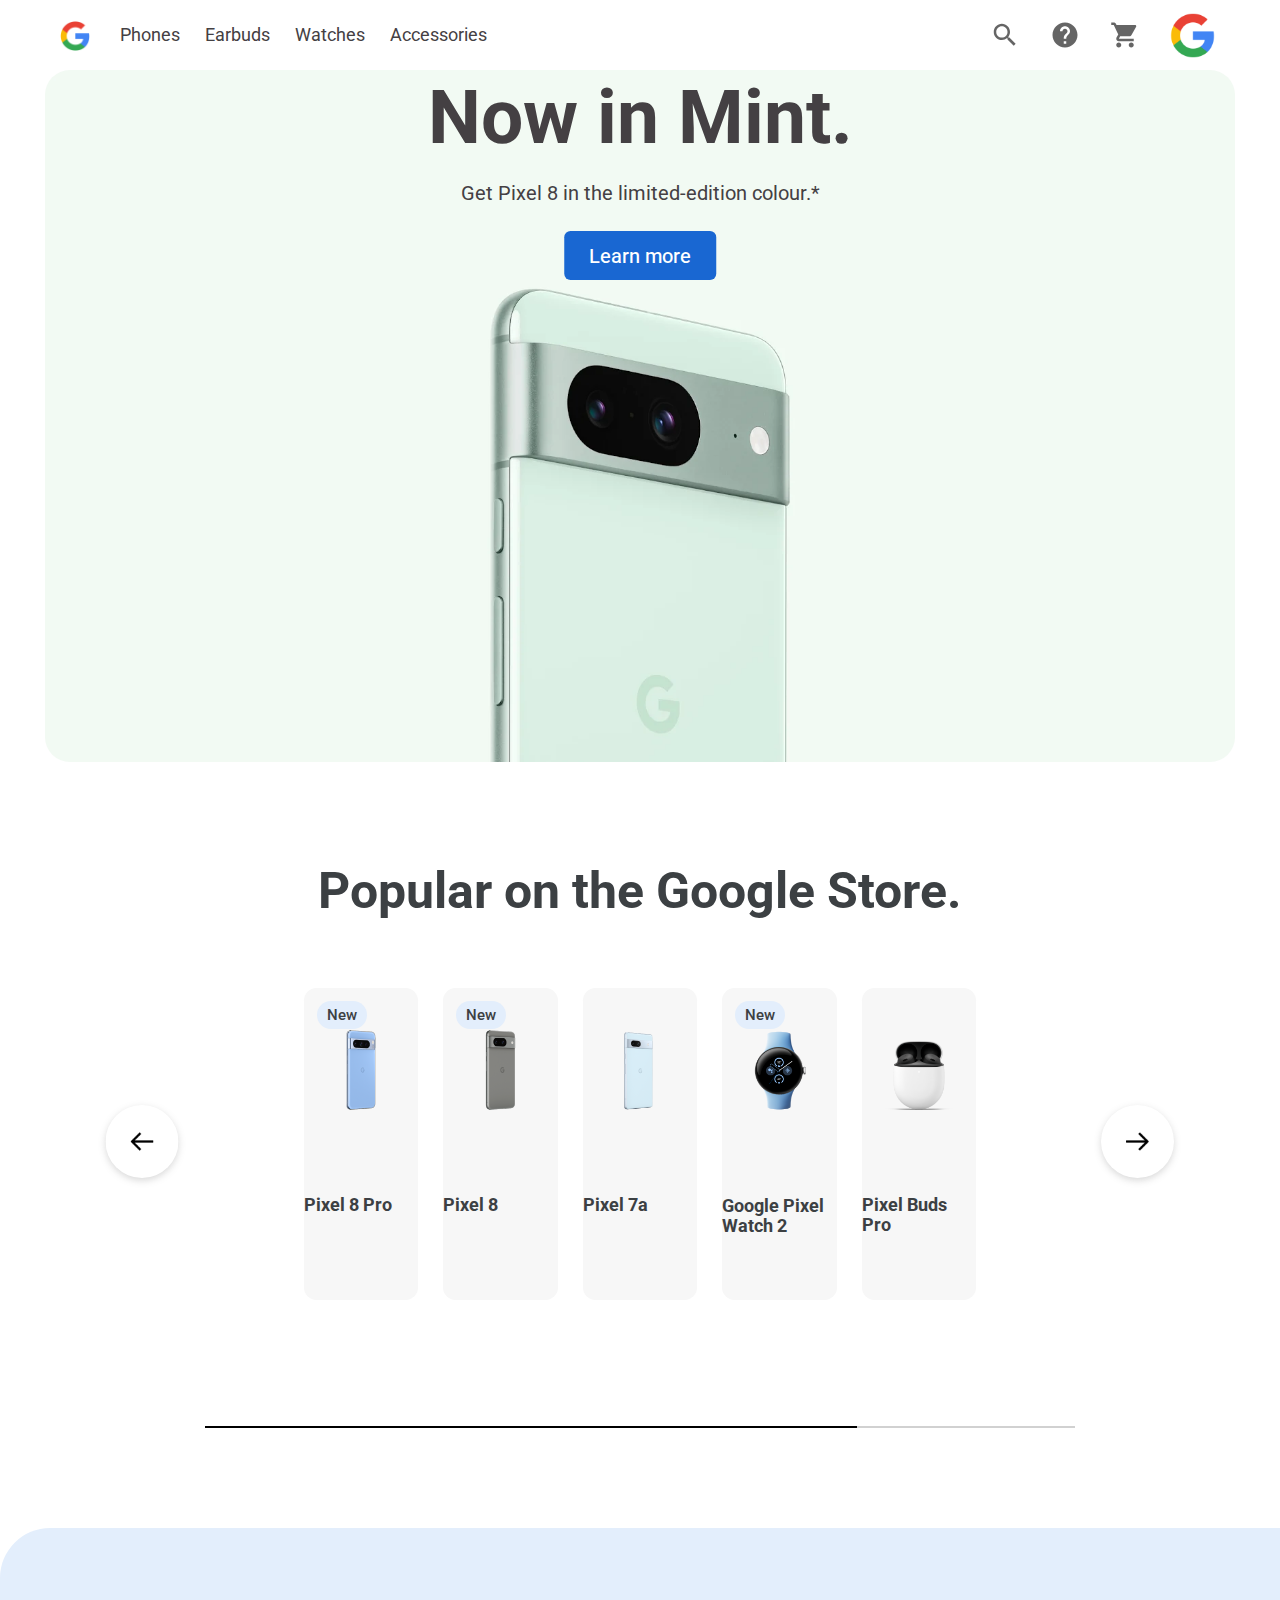
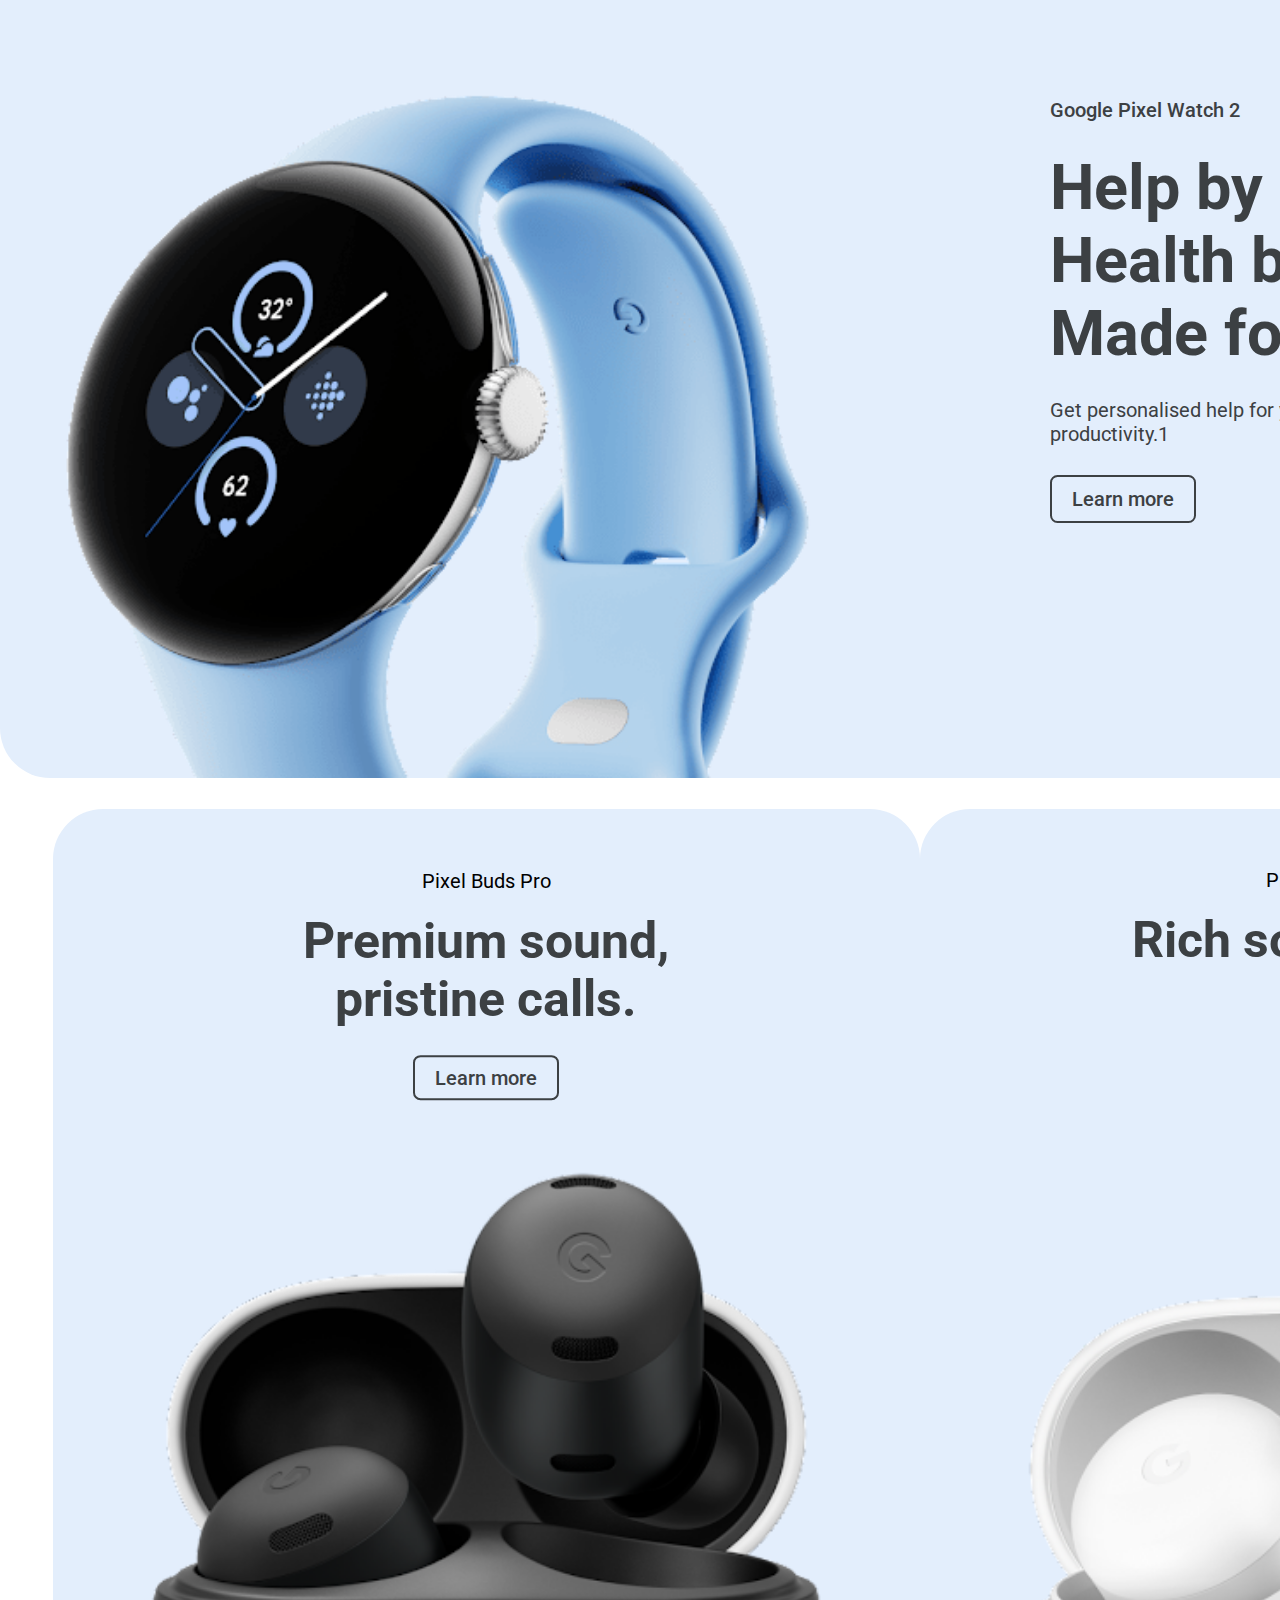
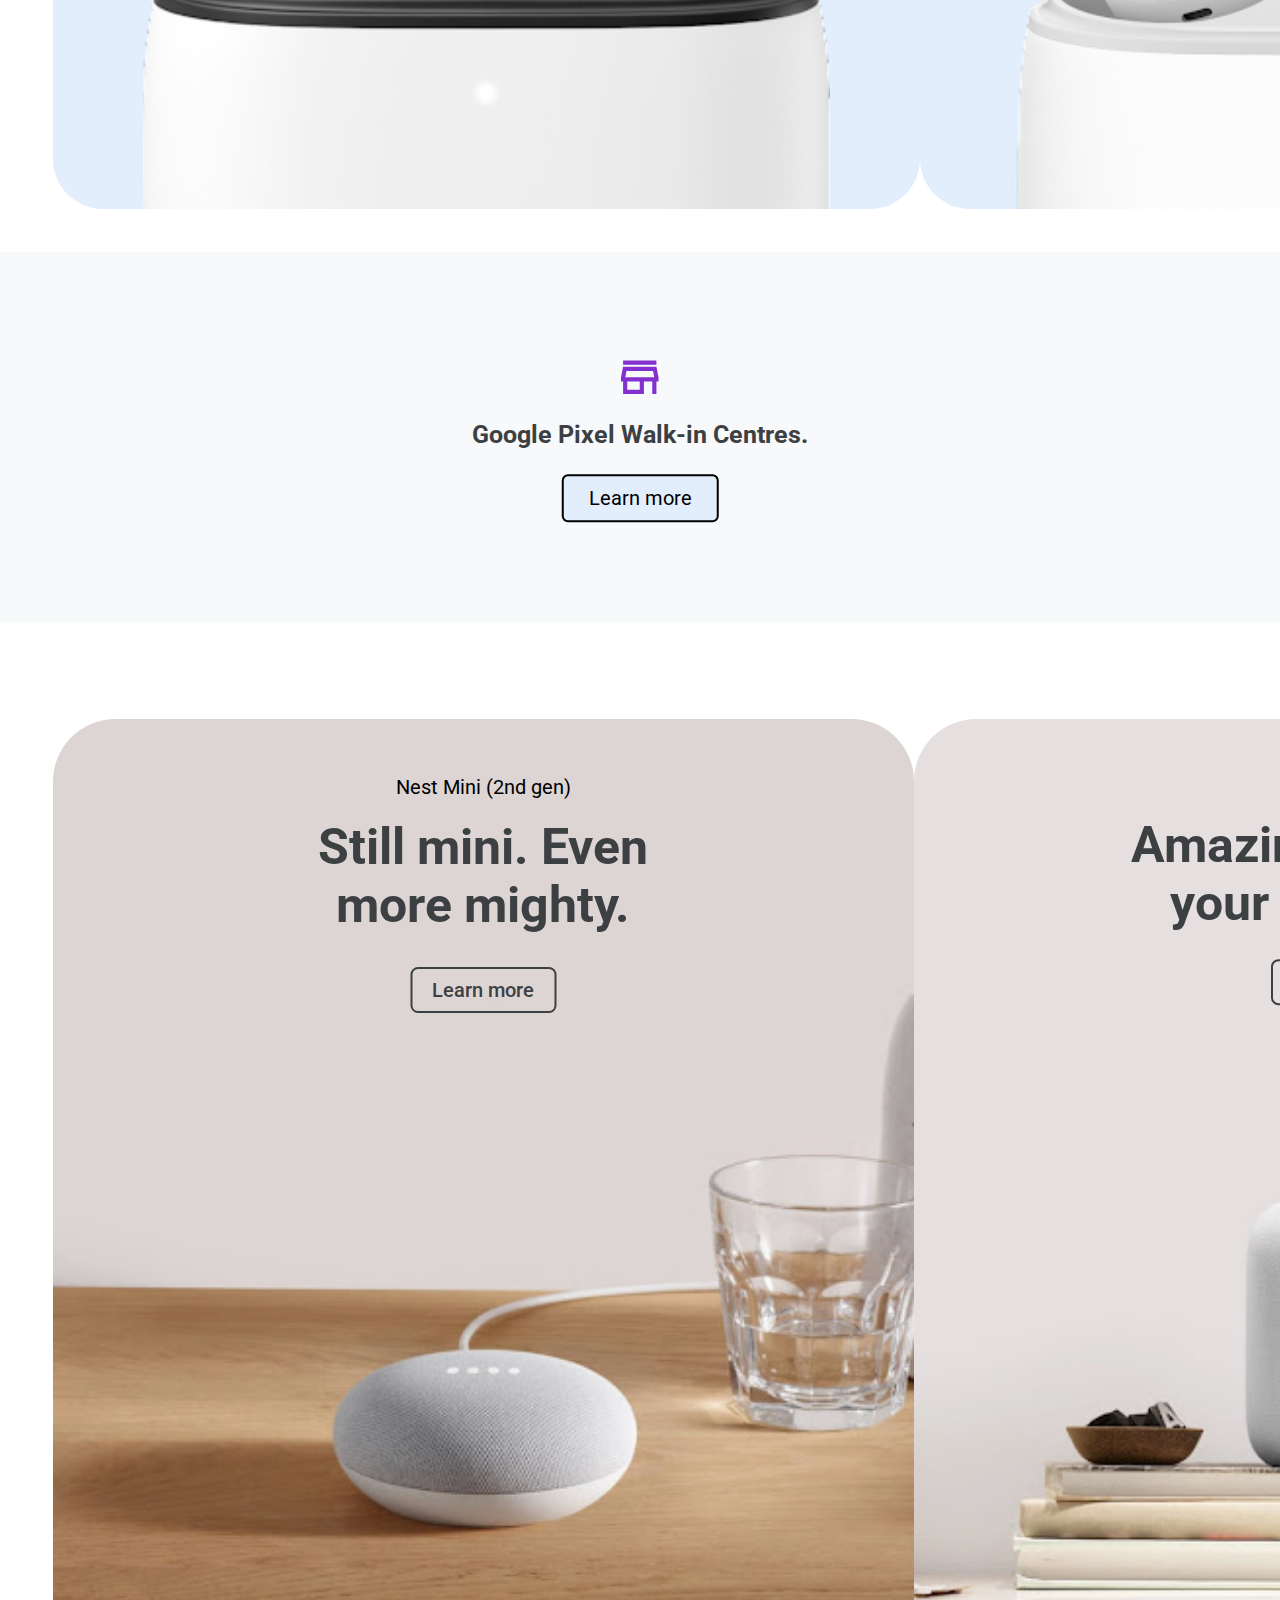
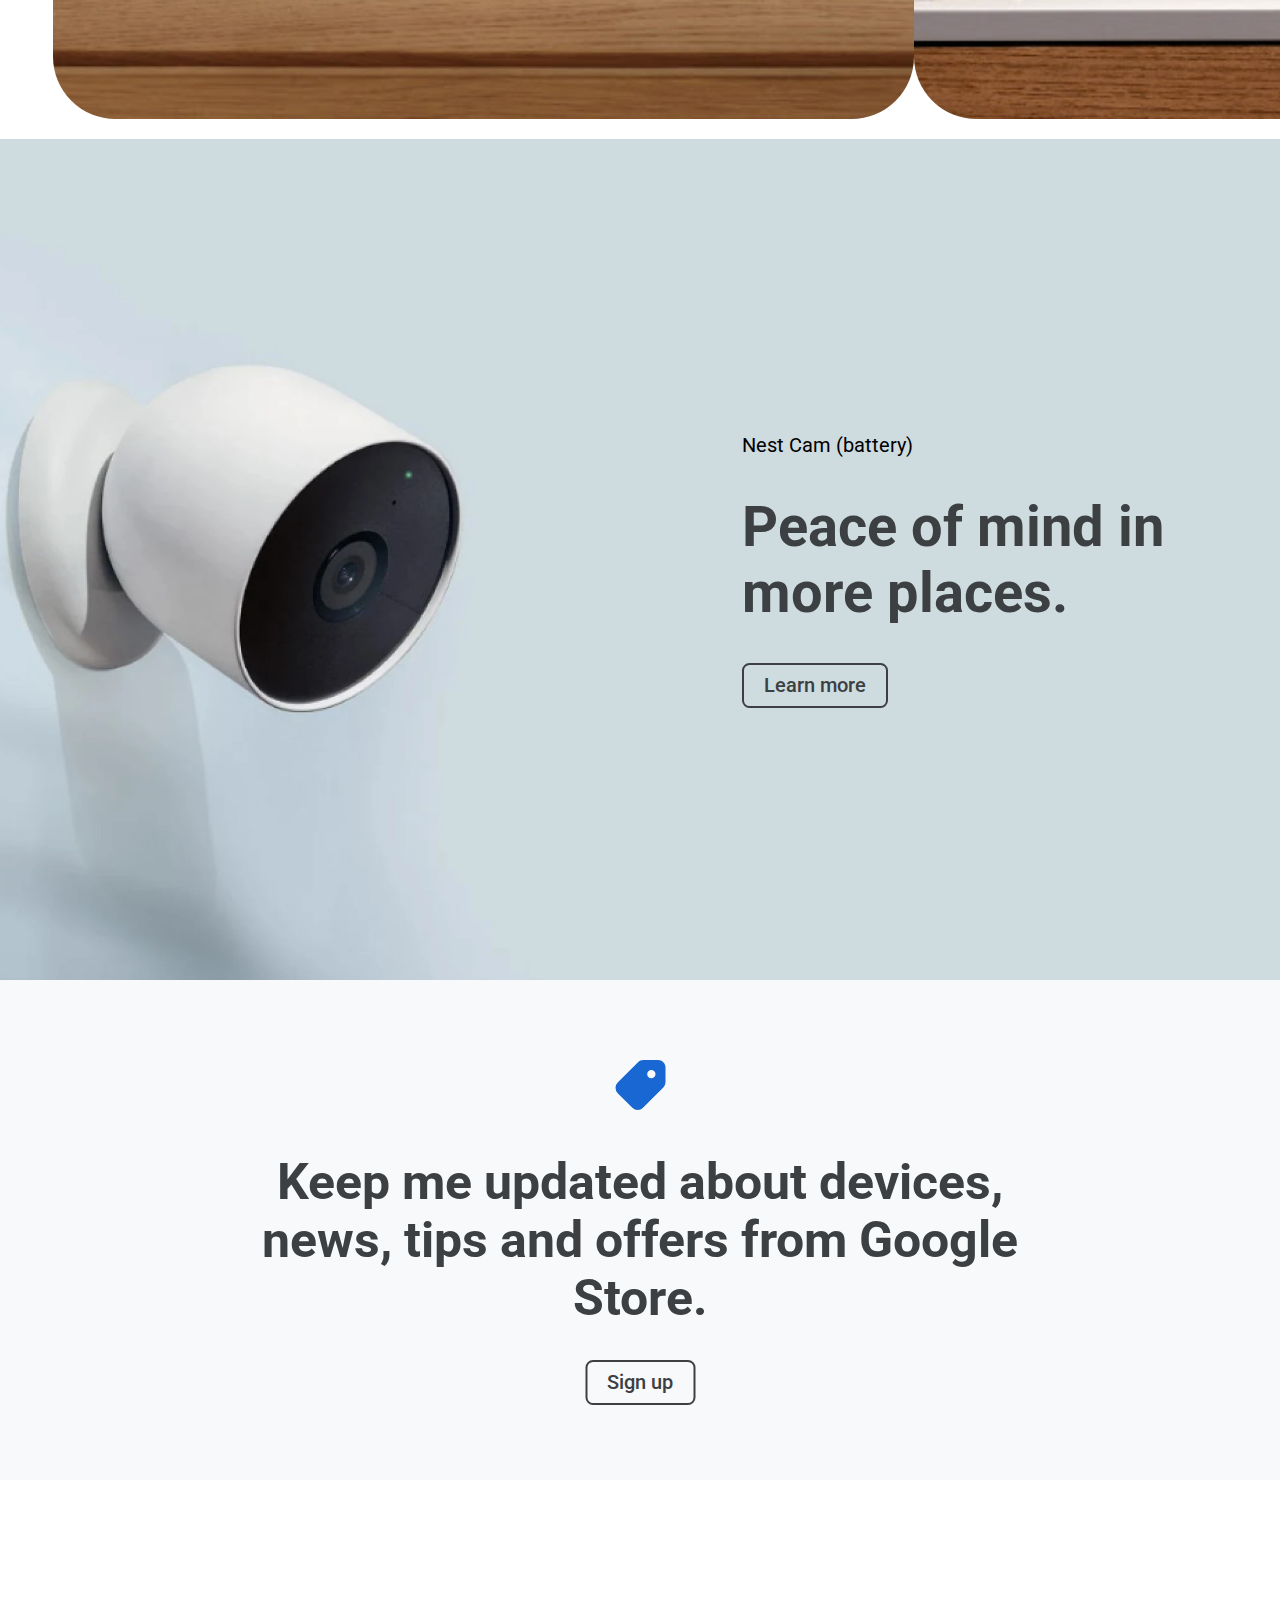
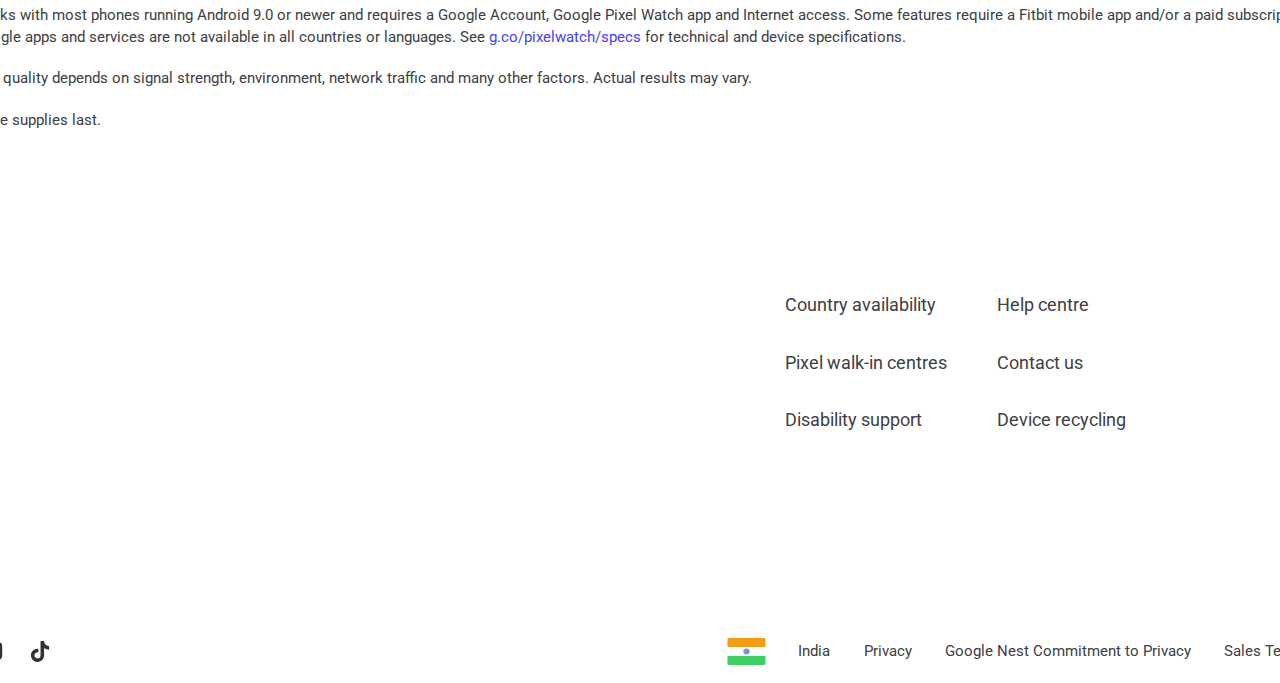
<file: index.html>
<!DOCTYPE html>
<html>
    <head>
        <title>Google Store for Google Made Devices and Accessories</title>
        <link rel="icon" href="./assets/favicon.ico" type="image/x-icon">
        <link rel="preconnect" href="https://fonts.googleapis.com">
        <link rel="preconnect" href="https://fonts.gstatic.com" crossorigin>
        <link href="https://fonts.googleapis.com/css2?family=Roboto:ital,wght@0,100;0,300;0,400;0,500;0,700;0,900;1,100;1,300;1,400;1,500;1,700;1,900&display=swap" rel="stylesheet">
        <link rel="stylesheet" href="./styles/navbar.css">
        <link rel="stylesheet" href="./styles/index.css">
        <link rel="stylesheet" href="styles/slide.css">
    </head>
    <body>
        <!--Nav Section Start-->
        <nav class="navbar">
            <!--Left Section Start-->
            <div class="left-section"> 
                <div class="google-logo"><img src="./assets/logo.png" alt=""></div>
                <div class="left-menu">
                    <p>Phones</p>
                    <p>Earbuds</p>
                    <p>Watches</p>
                    <p>Accessories</p>
                </div>
            </div>
            <!--Left Section End-->
            <div class="right-section">
                <img src="./assets/asset 25.svg" alt="1">
                <img src="./assets/asset 26.svg" alt="2">
                <img src="./assets/asset 27.svg" alt="3">
                <div class="profile-pic"><img style="opacity: 1;width:36px;height: 36px;" src="./assets/logo.png" alt="4"></div>
            </div>
        </nav>
        <!--Nav Section End-->
        <!--Poster1 Pixel 8-->
        <div class="pixel8-poster">
            <img src="./assets/asset 1.webp" alt="">
            <div class="pixel8-text">
                <p class="p8-text1">
                    Now in Mint.
                </p>
                <p class="p8-text2">
                    Get Pixel 8 in the limited-edition colour.*
                </p>
                <button class="p8-learnmore">
                    <p>Learn more</p>
                </button>
            </div>
        </div>
        <!--Spacer-->
        <div class ="spacer"> </div>
        <!--Spacer-->
  
        <!--Slide Pixel Store-->
            <div class="slide-text"><p>Popular on the Google Store.</p></div>
            <div class="swiper-wrapper">
                <!-- Slides -->
                <div class="nav-prev"><img src="./assets/right-arrow.png" alt=""></div>
                <div class="swiper-slide"><div class="new-label">New</div><img src="./assets/asset 3.png" alt="Image 1"><p>Pixel 8 Pro</p> </div>
                <div class="swiper-slide"><div class="new-label">New</div><img src="./assets/asset 4.png" alt="Image 2"><p>Pixel 8</p></div>
                <div class="swiper-slide"><img src="./assets/asset 5.png" alt="Image 3"><p>Pixel 7a</p></div>
                <div class="swiper-slide"><div class="new-label">New</div><img src="./assets/asset 6.png" alt="Image 4"><P>Google Pixel Watch 2</P></div>
                <div class="swiper-slide"><img src="./assets/asset 7.png" alt="Image 5"><p>Pixel Buds Pro</p></div>
                <div class="nav-next"><img src="./assets/right-arrow.png" alt=""></div>
            <!--<div class="swiper-slide"><img src="./assets/asset 8.png" alt="Image 6"></div>
                <div class="swiper-slide"><img src="./assets/asset 9.png" alt="Image 7"></div>-->
            </div>
        <!--Slide Pixel Store-->

        <!--Spacer-->
        <div class ="spacer"> </div>
        <!--Spacer-->
        <div class="scrollbar"></div>
        <!--Spacer-->
        <div class ="spacer"> </div>
        <!--Spacer-->

        <div class="pixel-watch">
            <div class="watch-image"><img src="./assets/asset 10.png" alt=""></div>
            <div class="watch-text">
                <p class="watch-text1">Google Pixel Watch 2</p>
                <p class="watch-text2">Help by Google. Health by Fitbit. Made for you.</p>
                <p class="watch-text3">Get personalised help for your health, safety and productivity.1</p>
                <div class="watch-learnmore"><p>Learn more</p></div>
            </div>
        </div>

        <!--Buds section-->
        <div class="buds-section">
          <div class="buds-section1">
            <img src="./assets/buds1.png" alt="">
            <div class="bud1-text">
                <p class="bud1-text1">Pixel Buds Pro</p>
                <p class="bud1-text2">Premium sound, pristine calls.</p>
                <div class="bud1-learnmore"><p>Learn more</p></div>
            </div>
          </div>
          <div class="buds-section2">
            <img src="./assets/buds2.png" alt="">
             <div class="bud2-text">
                <div class="bud2-text">
                    <p class="bud2-text1">Pixel Buds A-series.</p>
                    <p class="bud2-text2">Rich sound, always.</p>
                    <div class="bud1-learnmore"><p>Learn more</p></div>
                </div>
             </div>
          </div>
        </div>

        <div class ="spacer"> </div>
        
        <div class="pixel-walkincentre">
            <div class="walkin-flex">
                <div class="walkin-part1"><img src="./assets/store.svg" alt=""></div>
                <div class="walkin-part2"><p>Google Pixel Walk-in Centres.</p></div>
                <div class="walkin-part3">Learn more</div>
            </div>
        </div>
                <!--Buds section-->
        <div class="speaker-section">
            <div class="speaker-section1">
                <img src="./assets/speaker1.jpg" style="border-radius: 50px;">
                <div class="speaker1-text">
                    <p class="speaker1-text1">Nest Mini (2nd gen)</p>
                    <p class="speaker1-text2">Still mini. Even more mighty.</p>
                    <div class="speaker1-learnmore"><p>Learn more</p></div>
                </div>
            </div>
            <div class="speakers-section2">
                <img src="./assets/speaker2.jpg" style="border-radius: 50px;">
                <div class="speaker2-text">
                    <div class="speaker2-text">
                        <p class="speaker2-text1">Nest Audio</p>
                        <p class="speaker2-text2">Amazing sound. At your command.</p>
                        <div class="speaker2-learnmore"><p>Learn more</p></div>
                    </div>
                </div>
            </div>
            </div>

            <div class="camera-section">
                <div class="camera-image"><img src="./assets/camera.webp" alt=""></div>
                <div class="camera-text">
                    <div class="camera-text1">Nest Cam (battery)</div>
                    <div class="camera-text2">Peace of mind in more places.</div>
                    <div class="camera-text3"><p>Learn more</p></div>
                </div>
            </div>

        <div class ="spacer"> </div>

        <div class="signup-info">
            <div class="signup-container">
                <div class="signup-text1"><img src="./assets/tag.svg" alt=""></div>
                <div class="signup-text2">Keep me updated about devices, news, tips and offers from Google Store.</div>
                <div class="signup-text3">Sign up</div>
            </div>
        </div>


        <div class="final-textbox">
            <div class="final-text1">
                <p class="text1-part1">1</p>
                <p class="text1-part2">Works with most phones running Android 9.0 or newer and requires a Google Account, Google Pixel Watch app and Internet access. Some features require a Fitbit mobile app and/or a paid subscription. Google apps and services are not available in all countries or languages. See <span style="color:rgb(67, 67, 252);">g.co/pixelwatch/specs</span> for technical and device specifications.</p>
            </div>
            <div class="final-text2">
                <p class="text2-part1">2</p>
                <p class="text2-part2">
                    Call quality depends on signal strength, environment, network traffic and many other factors. Actual results may vary.</div></p>
            <div class="final-text3">
                <p class="text3-part1">*</p>
                <p class="text3-part2">While supplies last.</p>
            </div>
        </div>

        <div class="spacer"></div>

       <div class="final-menu">
         <div class="menu-section">
            <div class="menu-section1">
                <p>Country availability</p>
                <p>Pixel walk-in centres</p>
                <p>Disability support</p>
            </div>
            <div class="menu-section2">
                <p>Help centre</p>
                <p>Contact us</p>
                <p>Device recycling</p>
            </div>
         </div>
       </div>

       <div class="spacer"></div>

       <div class="footer">
        <div class="left-footer">
            <img src="./assets/asset 29.svg" alt="">
            <img src="./assets/asset 30.svg" alt="">
            <img src="./assets/asset 31.svg" alt="">
            <img src="./assets/asset 32.svg" alt="">
            <img src="./assets/asset 33.svg" alt="">
        </div>
        <div class="right-footer">
            <img src="./assets/india.png" alt="">
            <p>India</p>
            <p>Privacy</p>
            <p>Google Nest Commitment to Privacy</p>
            <p>Sales Terms</p>
            <p>Terms of service</p>
        </div>
       </div>
    </body>
</html>
</file>
<file: styles/navbar.css>
.navbar{
    display: flex;
    flex-direction: row;
    justify-content: space-between;
    align-items: center;
    position: fixed;
    background-color: white;
    top: 0px;
    width:100%;
    height: 56px;
    z-index: 99;

}
.left-section{
   margin: 0px;
   display: flex;
   width: 339px;
   height: 27px;
   margin-left: 59px ; 
   align-items: center;
   justify-content: center;
}

.google-logo img{
    height: 24px;
    width: 24px;
    margin-top: 5px;
}

.left-menu{
    width: 315px;
    height: 20px;
    display: flex;
    align-items: center;
    margin-left: 24px;
}

.left-menu p{
    font-size: 14px;
    color: rgb(68, 64, 67);
    margin-right: 20px;

}

.right-section{
    display: flex;
    justify-content: center;
    align-items: center;
    width: 200px;
    margin-right: 30px;
}

.right-section img{
    height: 24px;
    width: 24px;
    opacity: 0.6;
    margin-right: 24px;
}

.profile-pic{
    opacity: 1;
    margin-top: 5px;
}
</file>
<file: styles/index.css>
body{
    margin: 0;
    font-family: Roboto;
    background-color: white;
    margin-top: 56px;
    zoom:125%;
}
p{
    font-family: Roboto;
    margin: 0;
}

.pixel8-poster{
    display: flex;
    text-align: center; 
    position: relative;   
    margin-left: 3.5%;
    margin-right: 3.5%;
}
.pixel8-poster img{
    max-width: 100%;
    max-height: 100%;
    border-radius: 20px;
    display: block;
}

.pixel8-text{
    top: 18%;
    left:50%;
    transform: translate(-50%, -50%);
    height: 252px;
    width: 350px;
    text-align: center;
    position: absolute;
    display: flex;
    flex-direction: column;

}

.p8-text1{
  margin-top: 28px;
  font-weight: 700;
  font-size: 60px;
  color: rgb(68,64,67);
}

.p8-text2{
    margin-top: 16px;
    font-weight: 400;
    font-size: 16px;
    color: rgb(68,64,67);
}

.p8-learnmore{
    padding: 10px 20px 10px 20px;
    background-color: rgb(25, 103, 210);
    color: white;
    font-size: 16px;
    font-weight: 450;
    letter-spacing: normal;
    text-align: center;
    position: absolute;
    bottom: 15%;
    left:50%;
    transform: translate(-50%, -50%);
    border-radius: 5px;
    border: none;
    cursor: pointer;
}

.spacer{
    max-width: 100%;
    height:80px;
}

.scrollbar{
    margin-left: 16%;
    margin-top: 1%;
    width: 68%;
    height: 2px;
    background: linear-gradient(to right, black 75%, rgb(209, 209, 209) 75%);
}

.pixel-watch{
    background-color: #e3eefc;
    border-radius: 40px;
    width: 1400px;
    height: 680px;
    position: relative;
    margin: 0 auto ;
}

.watch-image img{
    width: 700px;
    position: absolute;
    bottom: 0;
}

.watch-text{
    display: flex;
    flex-direction: column;
    justify-content: space-between;
    position: absolute;
    width: 380px;
    height: 340px;
    top: 20%;
    left: 60%;
    
}

.watch-text p{
    letter-spacing: normal;
}

.watch-text1{
  font-size: 16px;
  font-weight: 500;
  color: rgb(60,64,67);
}

.watch-text2{
    font-size: 50px;
    font-weight: 700;
    color: rgb(60,64,67);

}

.watch-text3{
  color: rgb(60,64,67);
  font-weight: normal;
}   

.watch-learnmore {
    display: flex;
    align-items: center;
    text-align: center;
}

.watch-learnmore p {
    font-size: 16px;
    font-weight: 500;
    background-color: #e3eefc;
    border-style: solid;
    border-radius: 6px;
    color: rgb(60,64,67);
    border-width: 2px;
    padding: 8px 16px; 
}

.buds-section{
    display: flex;
    flex-direction: row;
    justify-content: space-around;
    background-color: white;
    width: 100%;
    height: 800px;
    margin-top: 25px;
}
.buds-section1{
    background-color:#e3eefc;
    margin-left: 42px;
    border-radius: 40px;
    position: relative;
    display: flex;
    flex-direction: row;
    justify-content: space-between;

}
.buds-section1 img{
    width: 550px;
    height: 550px;
    object-fit: cover;
    margin: 250px 72px 0px 72px;
}
.buds-section2{
    background-color:#e3eefc;
    margin-right: 42px;
    border-radius: 40px;
    position: relative;
    display: flex;
    flex-direction: row;
    justify-content: space-evenly;

}
.buds-section2 img{
    
    bottom: 0;
    width: 550px;
    height: 550px;
    object-fit: cover;
    margin: 250px 72px 0px 72px;
}

.bud1-text{
    display: flex;
    flex-direction: column;
    position: absolute;
    justify-content: space-evenly;
    top: 10%;
    left: 50%;
    margin-top: 10%;
    transform: translate(-50%, -50%);
}
.bud1-text p{
    text-align: center;
}

.bud1-text1{

}

.bud1-text2{
    margin-top: 15px;
    width: 400px;
    font-size: 40px;
    font-weight: 700;
    color: rgb(60,64,67);
}

.bud1-learnmore{ 
    font-size: 16px;
    font-weight: 500;
    background-color: #e3eefc;
    border-style: solid;
    border-radius: 6px;
    color: rgb(60,64,67);
    width:max-content;
    margin-top: 10%;
    margin-left: 50%;
    transform: translate(-50%, -50%);
    border-width: 2px;
    padding: 7px 16px; 
}

.bud2-text{
    display: flex;
    flex-direction: column;
    position: absolute;
    justify-content: space-evenly;
    top: 7%;
    left: 50%;
    margin-top: 10%;
    transform: translate(-50%, -50%);
}
.bud2-text p{
    text-align: center;
}

.bud2-text1{

}

.bud2-text2{
    margin-top: 15px;
    width: 400px;
    font-size: 40px;
    font-weight: 700;
    color: rgb(60,64,67);
}

.bud2-learnmore{ 
    font-size: 16px;
    font-weight: 500;
    background-color: #e3eefc;
    border-style: solid;
    border-radius: 6px;
    color: rgb(60,64,67);
    width:max-content;
    margin-top: 10%;
    margin-left: 50%;
    transform: translate(-50%, -50%);
    border-width: 2px;
    padding: 7px 16px; 
}
.pixel-walkincentre{
    background-color:rgb(248,249,250);
    border-radius: 40px;
    padding: 80px;
    justify-content: center;
    align-items: center;
    width: 1250px;
    margin-top: 10%;
    margin-left: 50%;
    transform: translate(-50%, -50%);
}
.walkin-flex{
    display: flex;
    flex-direction: column;
    justify-content:space-between;
    align-items: center;
    
}

.walkin-part1 img{
   width: 40px;
   margin-bottom: 10px;
}

.walkin-part2 p{
    font-size: 20px;
    font-weight: 700; 
    color: rgb(60,64,67);
}

.walkin-part3{
    margin-top: 20px;
    padding: 8px 20px;
    background-color:#e3eefc;
    border-style: solid;
    border-radius: 5px;
    border-width: 2px;

}
/* */

.speaker-section{
    display: flex;
    flex-direction: row;
    justify-content: space-around;
    background-color: white;
    width: 100%;
    height: 800px;
    margin-top: -70px;
}
.speaker-section1{
    margin-left: 42px;
    position: relative;
    display: flex;
    flex-direction: row;
    justify-content: space-between;

}
.speakers-section1 img{
    border-radius: 40px;
    border-style: solid;
}
.speakers-section2{
    margin-right: 42px;
    position: relative;
    display: flex;
    flex-direction: row;
    justify-content: space-evenly;

}
.speakers-section2 img{
    
}

.speaker1-text{
    display: flex;
    flex-direction: column;
    position: absolute;
    justify-content: space-evenly;
    top: 10%;
    left: 50%;
    margin-top: 10%;
    transform: translate(-50%, -50%);
}
.speaker1-text p{
    text-align: center;
}

.speaker1-text1{

}

.speaker1-text2{
    margin-top: 15px;
    margin-bottom: 15px;
    width: 300px;
    font-size: 40px;
    font-weight: 700;
    color: rgb(60,64,67);
}

.speaker1-learnmore{ 
    font-size: 16px;
    font-weight: 500;
    border-style: solid;
    border-radius: 6px;
    color: rgb(60,64,67);
    width:max-content;
    margin-top: 10%;
    margin-left: 50%;
    transform: translate(-50%, -50%);
    border-width: 2px;
    padding: 7px 16px; 
}

.speaker2-text{
    display: flex;
    flex-direction: column;
    position: absolute;
    justify-content: space-evenly;
    top: 7%;
    left: 50%;
    margin-top: 10%;
    transform: translate(-50%, -50%);
}
.speaker2-text p{
    text-align: center;
}

.speaker2-text1{
    margin-top: 40px;
    margin-bottom: 15px;

}

.speaker2-text2{
    width: 400px;
    font-size: 40px;
    font-weight: 700;
    color: rgb(60,64,67);
}

.speaker2-learnmore{ 
    font-size: 16px;
    font-weight: 500;
    border-style: solid;
    border-radius: 6px;
    color: rgb(60,64,67);
    width:max-content;
    margin-top: 10%;
    margin-left: 50%;
    transform: translate(-50%, -50%);
    border-width: 2px;
    padding: 7px 16px; 
}

.camera-section{
    display: flex;
    flex-direction: row;
    justify-content: center;
    align-items: center;
    margin-top: 1.5%;
    position: relative;
}

.camera-image img{
    width: 1400px;
    border-radius: 40px;
}

.camera-text{
    display: flex;
    flex-direction: column;
    position: absolute;
    left: 58%;
    height: 250px;
    justify-content: space-around;
}

.camera-text1{
 font-size: 16px;
}

.camera-text2{
    width: 400px;
    font-size: 45px;
    font-weight: 700;
    color: rgb(60,64,67);
}

.camera-text3{
    font-size: 16px;
    font-weight: 500;
    border-style: solid;
    border-radius: 6px;
    color: rgb(60,64,67);
    width:max-content;
    border-width: 2px;
    padding: 7px 16px; 
}

.signup-info{
  background-color: rgb(248, 249, 250);
  width: 1250px;
  height: 400px;
  margin-top: 10%;
  margin-left: 50%;
  transform: translate(-50%, -50%);
  position: relative;
  
}
.signup-container{
    height: 280px;
    position: absolute;
    top: 50%;
    left: 50%;
    transform: translate(-50%,-50%);
    align-items: center;
    justify-content: center;
   display: flex;
   flex-direction: column;
   justify-content: space-between;
}
.signup-text1{

}

.signup-text2{
    text-align: center;
    width: 650px;
    font-size: 40px;
    font-weight: 700;
    color: rgb(60,64,67);
}

.signup-text3{
    font-size: 16px;
    font-weight: 500;
    border-style: solid;
    border-radius: 6px;
    color: rgb(60,64,67);
    width:max-content;
    border-width: 2px;
    padding: 7px 16px; 
}

.final-textbox{
    
  width: 1100px;
  margin-top: -50px;
  margin-left: 50%;
  transform: translate(-50%,-50%);
}

.final-text1{
    display: flex;
    flex-direction: row;
}

.final-text2{
    display: flex;
    flex-direction: row;
    margin-top: 15px;
}

.final-text3{
    display: flex;
    flex-direction: row;
    margin-top: 15px;
}

.text1-part1,.text1-part2,.text1-part2,.text2-part1,.text2-part2,.text3-part1,.text3-part2{
    margin-right: 10px;
    font-size: 12px;
    color: rgb(60,64,67);
    line-height: 18px;
}
.text1-part2{

}

.text2-part1{

}

.text2-part2{

}

.text3-part1{

}

.text3-part2{

}

.final-menu{
    position: relative;
}

.menu-section{
    position: absolute;
    display: flex;
    flex-direction: row;
    right: 12%;
    font-size: 14px;
    color: rgb(60,64,67);
    
}
.menu-section2{
    margin-left: 40px;
}
.menu-section1 p{
 margin-bottom: 30px;
}
.menu-section2 p{
margin-bottom: 30px;
}

.footer{
    display: flex;
    flex-direction: row;
    justify-content: space-between;
    margin-top: 180px;   
    height: 50px;
    width: 1300px;
    margin-left: 50%;
    transform: translate(-50%);

}

.left-footer{
    display: flex;
    flex-direction: row;
    justify-content: space-between;
    width: 180px;
}
.left-footer img{
    width: 20px;
    opacity: 0.8;
}
.right-footer{
    display: flex;
    flex-direction: row;
    justify-content: space-between;
    width: 580px;
    align-items: center;
}
.right-footer img{
    height: 22px;
    width: 30px;
}

.right-footer p{
    font-size: 12px;
    color: rgb(60,64,67);
}
</file>
<file: styles/slide.css>
.swiper-wrapper{
    margin-top: 1%;
    display: flex;
    flex-direction: row;
    justify-content: space-between;
    text-align: center;
    align-items: center;
}

.swiper-wrapper p{
    text-align: start;
    margin-top: 50px;
    font-size: 14px;
    font-weight: 700;
    color: rgb(60,64,67);
    position: relative;
    
}

.swiper-slide{
    background-color: rgb(247, 247, 247);
    border-radius: 10px;
    width: 212px;
    height: 250px;
    margin: 10px;
    display: flex;
}

.swiper-slide,.nav-prev,.nav-next{
    display: inline;
}
.swiper-slide img{
   width:100%;
   margin-right: 10px;
   margin-top: 20px;
   /* background-color: lightseagreen; */
}
.slide-text{
    max-width: 100%;
    height:80px;
    display: block;
}

.slide-text p{
    font-size: 40px;
    font-weight: 700;
    color: rgb(60,64,67);
    text-align: center;
}

.nav-next img,.nav-prev img{
    width: 18px;
    padding: 20px;
    border-radius: 70px;
    background-color: white;
    box-shadow: 0 2px 6px rgba(128, 128, 128, 0.3);

}

.nav-prev{
    transform: scaleX(-1);
    margin-left: 85px;
    margin-right: 90px;

}

.nav-next{
    margin-right: 85px;
    margin-left: 90px;
}

.new-label{
    position: absolute;
    font-size: 12px;
    background-color: #e3eefc;
    color:#1a73e8;
    padding: 4px 8px;
    border-radius: 13px;
    font-weight: 500;
    font-family: Roboto;
    color: rgb(60,64,67);
    margin-top: 1%;
    margin-left: 1%;

}
</file>
